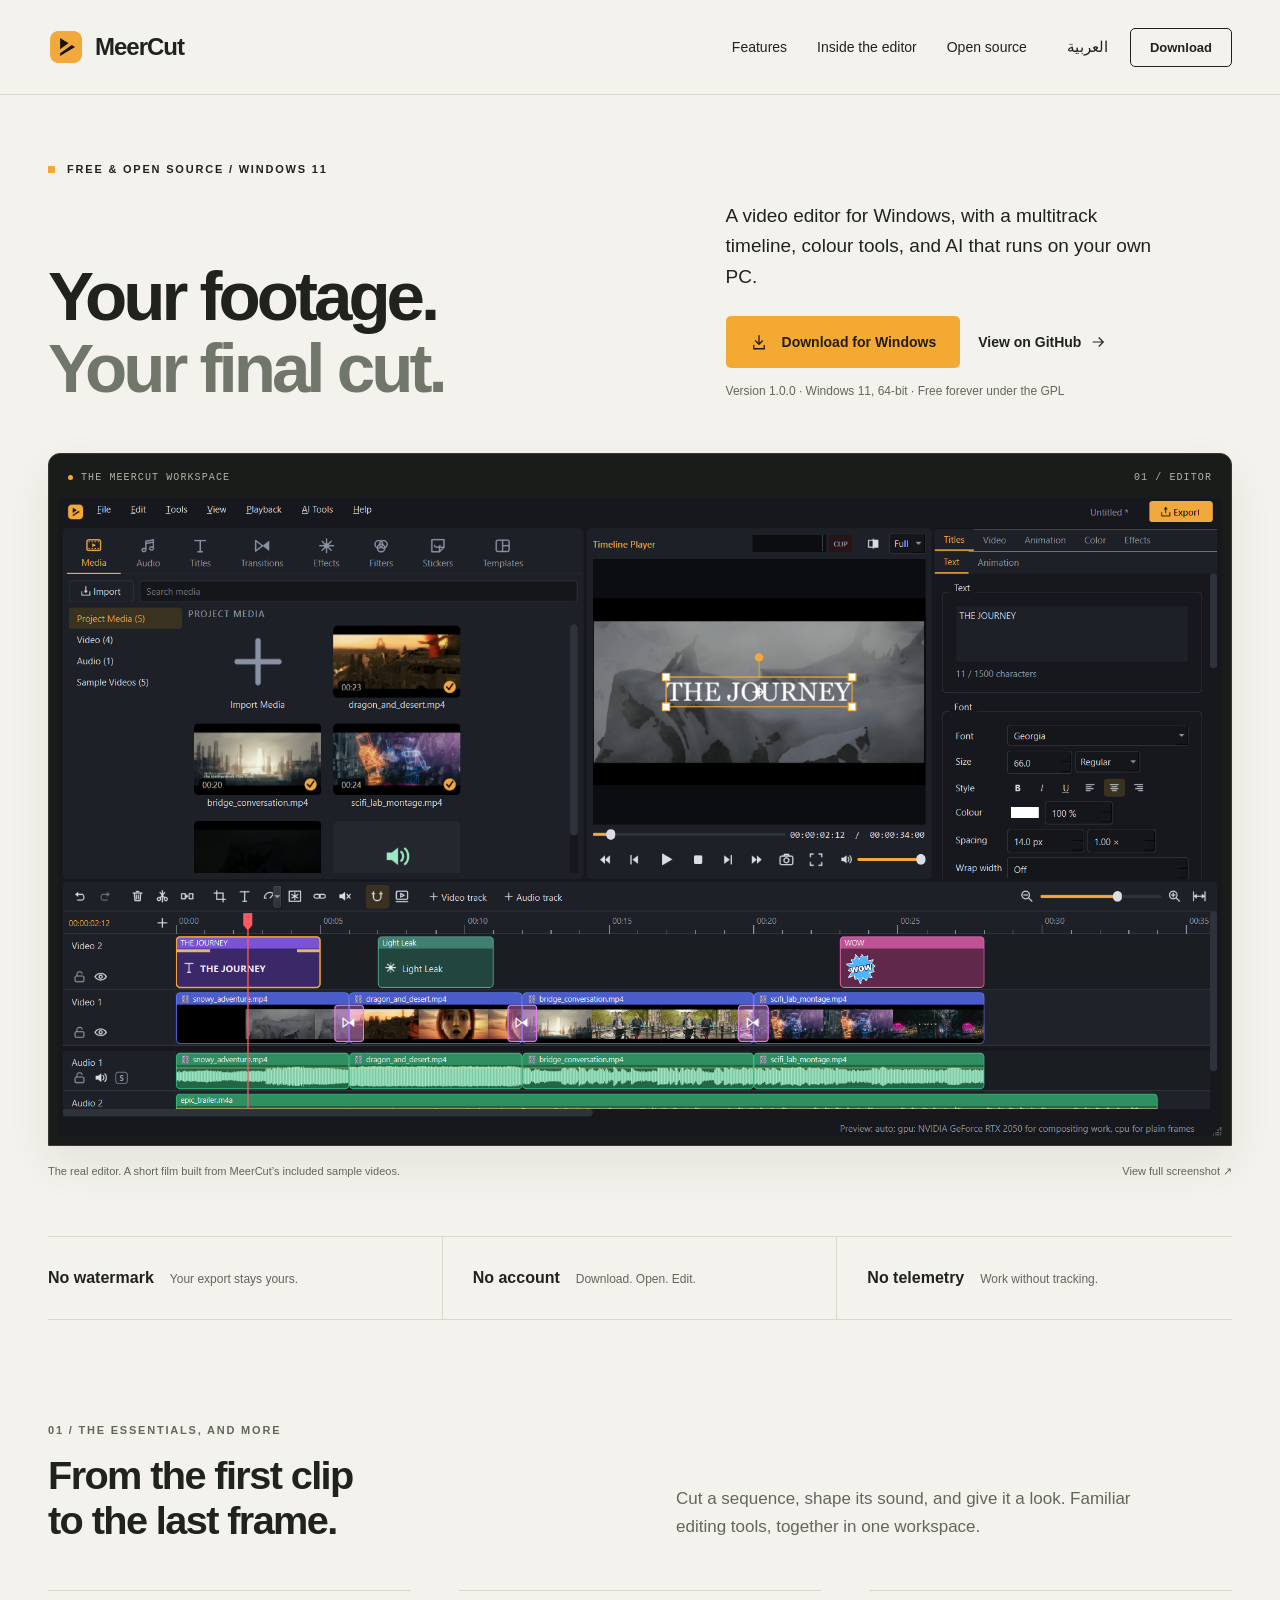
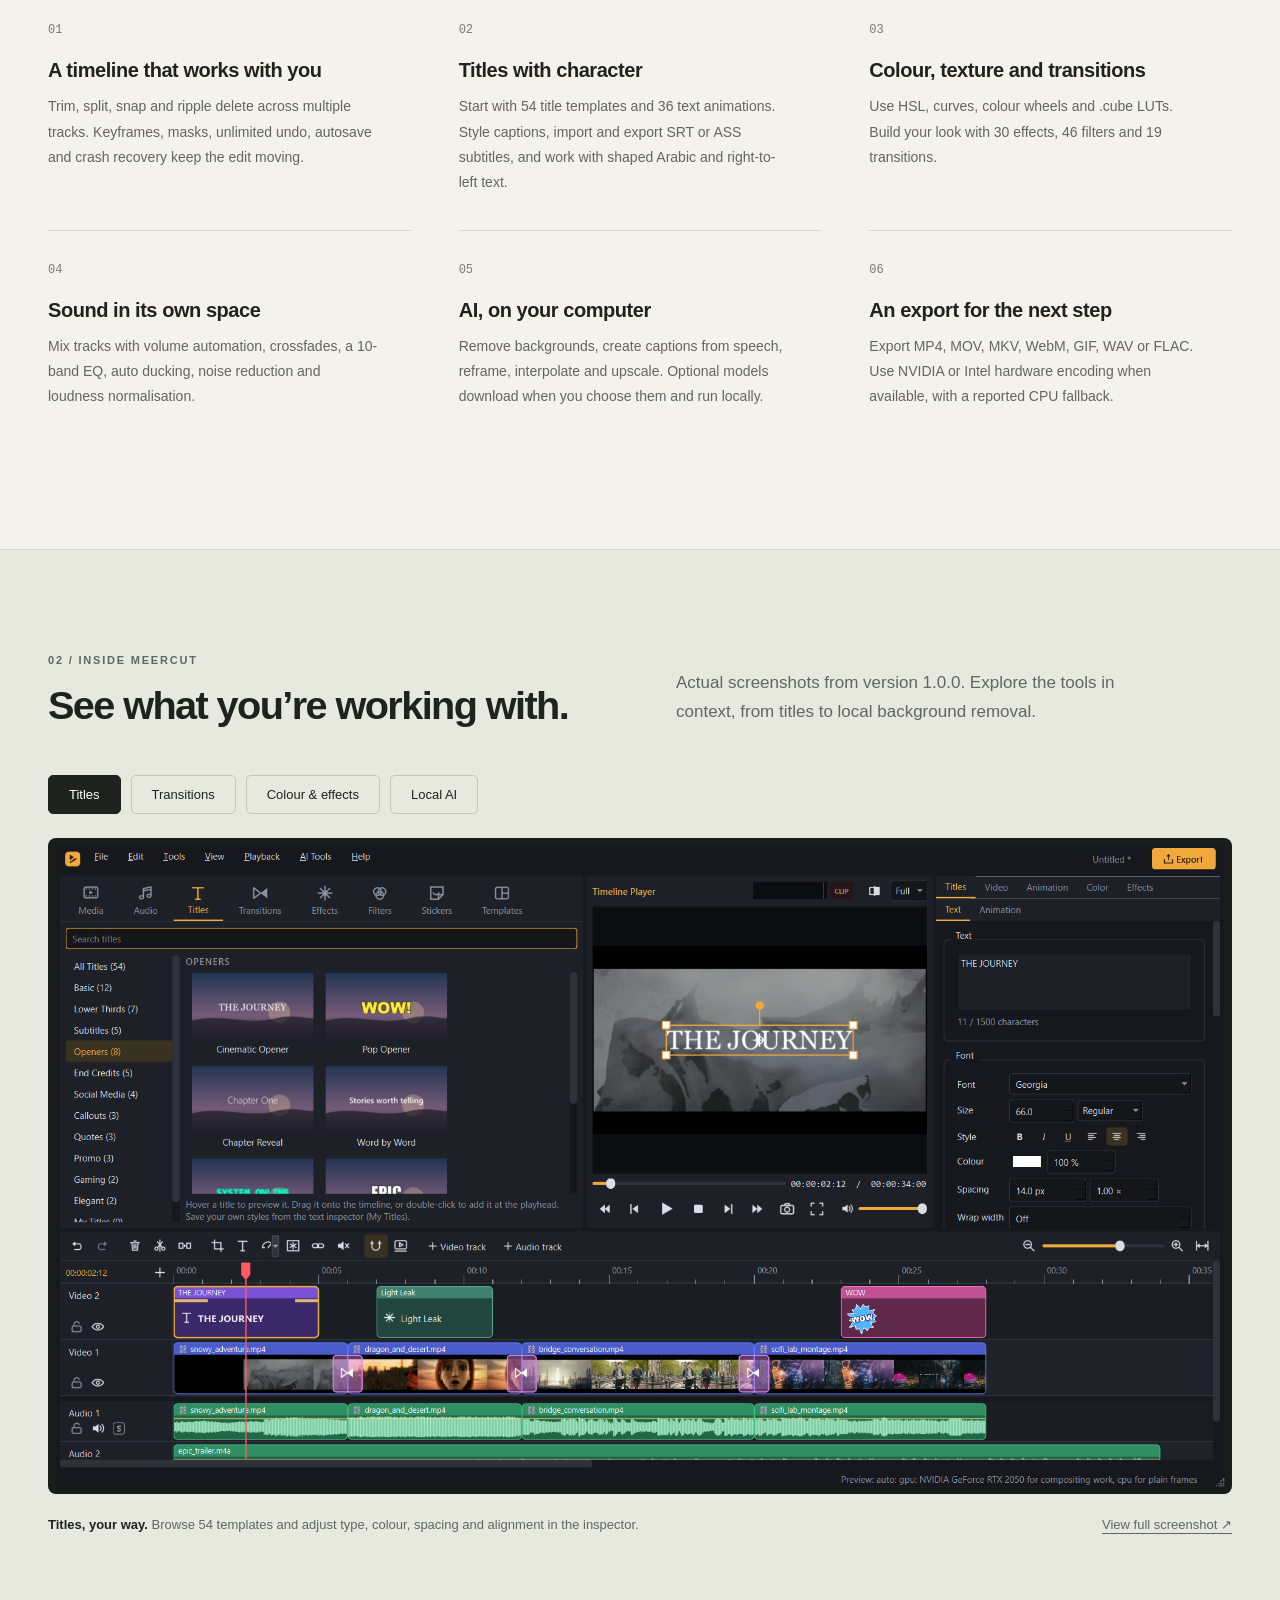
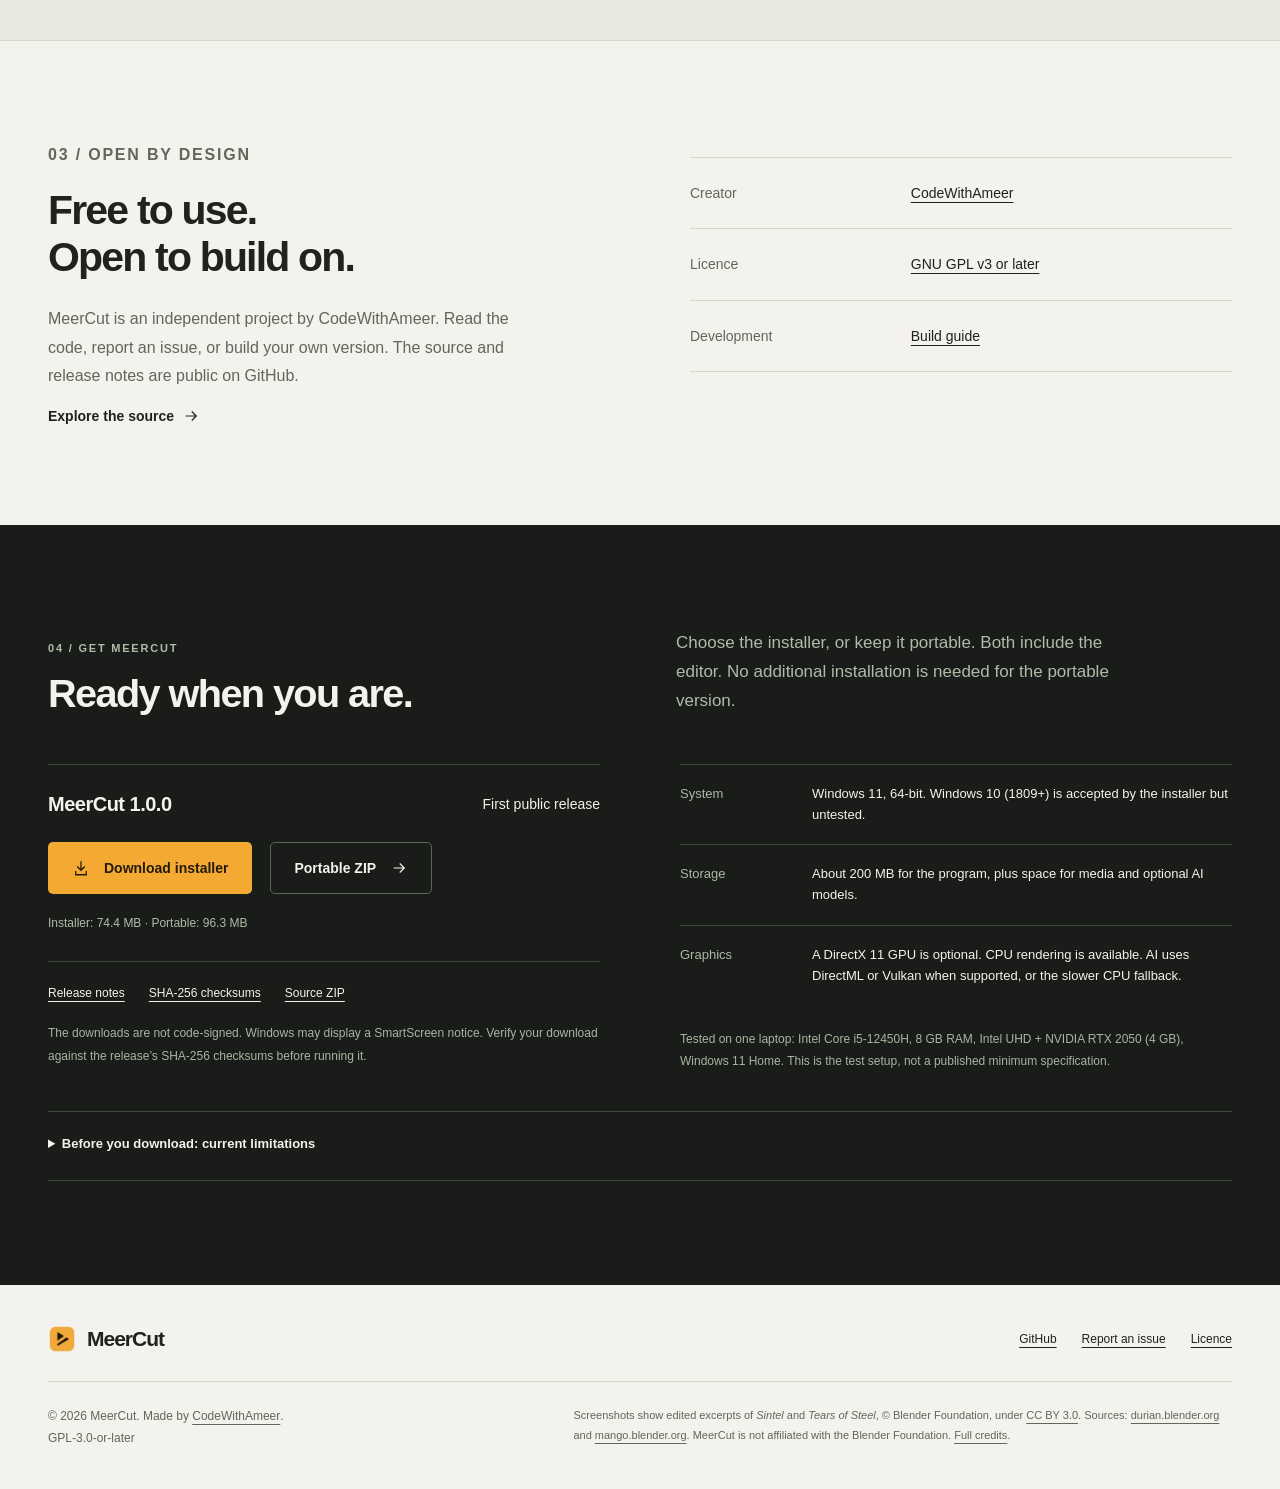
<file: docs/index.html>
<!doctype html>
<html lang="en" dir="ltr">
<head>
<meta charset="utf-8"><meta name="viewport" content="width=device-width,initial-scale=1">
<title>MeerCut — Free, open-source video editor for Windows</title><meta name="description" content="Edit video on your own terms. MeerCut is a free, open-source Windows video editor with multitrack editing, titles, colour tools and local AI. Made by CodeWithAmeer.">
<meta name="theme-color" content="#f4f2ec"><link rel="icon" type="image/png" href="./images/meercut-icon.png">
<link rel="canonical" href="https://codewithameer.github.io/MeerCut/"><link rel="alternate" hreflang="en" href="https://codewithameer.github.io/MeerCut/"><link rel="alternate" hreflang="ar" href="https://codewithameer.github.io/MeerCut/ar/"><link rel="alternate" hreflang="x-default" href="https://codewithameer.github.io/MeerCut/">
<meta property="og:type" content="website"><meta property="og:title" content="MeerCut — Free, open-source video editor for Windows"><meta property="og:description" content="Edit video on your own terms. MeerCut is a free, open-source Windows video editor with multitrack editing, titles, colour tools and local AI. Made by CodeWithAmeer."><meta property="og:url" content="https://codewithameer.github.io/MeerCut/"><meta property="og:image" content="https://codewithameer.github.io/MeerCut/screenshots/readme_01_editor.png"><meta property="og:locale" content="en_US"><meta name="twitter:card" content="summary_large_image">
<link rel="stylesheet" href="./assets/site.css"><script src="./assets/site.js" defer></script><script type="application/ld+json">{"@context": "https://schema.org", "@type": "SoftwareApplication", "name": "MeerCut", "operatingSystem": "Windows 11 (64-bit)", "applicationCategory": "MultimediaApplication", "softwareVersion": "1.0.0", "license": "https://github.com/CodeWithAmeer/MeerCut/blob/v1.0.0/LICENSE", "offers": {"@type": "Offer", "price": "0", "priceCurrency": "USD"}, "author": {"@type": "Person", "name": "CodeWithAmeer", "url": "https://github.com/CodeWithAmeer"}}</script>
</head>
<body>
<a class="skip" href="#main">Skip to content</a>
<header class="header"><nav class="nav wrap" aria-label="Main navigation"><a class="brand" href="./" aria-label="MeerCut"><img src="./images/meercut-icon.png" width="256" height="256" alt=""><span>MeerCut</span></a><div class="nav-links"><a href="#features">Features</a><a href="#inside">Inside the editor</a><a href="#open-source">Open source</a></div><div class="nav-actions"><a class="language" href="./ar/" lang="ar" hreflang="ar" dir="rtl">العربية</a><a class="nav-download" href="#download">Download</a></div></nav></header>
<main id="main">
<section class="hero wrap" aria-labelledby="hero-title"><div class="eyebrow">Free & open source / Windows 11</div><div class="hero-intro"><h1 id="hero-title">Your footage.<br><span>Your final cut.</span></h1><div class="hero-copy"><p>A video editor for Windows, with a multitrack timeline, colour tools, and AI that runs on your own PC.</p><div class="actions"><a class="button button-primary" href="https://github.com/CodeWithAmeer/MeerCut/releases/download/v1.0.0/MeerCut-1.0.0-win64-setup.exe"><svg class="icon" aria-hidden="true" viewBox="0 0 24 24" fill="none" stroke="currentColor" stroke-width="1.7"><path d="M12 3v12m-5-5 5 5 5-5M5 16v5h14v-5"/></svg>Download for Windows</a><a class="text-link" href="https://github.com/CodeWithAmeer/MeerCut">View on GitHub<svg class="icon arrow" aria-hidden="true" viewBox="0 0 24 24" fill="none" stroke="currentColor" stroke-width="1.6"><path d="M5 12h14m-6-6 6 6-6 6"/></svg></a></div><div class="micro">Version 1.0.0 · Windows 11, 64-bit · Free forever under the GPL</div></div></div>
<figure class="editor-frame"><div class="frame-bar" aria-hidden="true"><span>THE MEERCUT WORKSPACE</span><span>01 / EDITOR</span></div><a class="editor-link" href="./screenshots/readme_01_editor.png" aria-label="View full screenshot"><img src="./screenshots/readme_01_editor.png" width="1924" height="1055" alt="MeerCut editor showing a multitrack video project with titles, transitions, an effect, a sticker and audio waveforms." fetchpriority="high"></a></figure>
<div class="hero-caption"><span>The real editor. A short film built from MeerCut’s included sample videos.</span><a href="./screenshots/readme_01_editor.png">View full screenshot ↗</a></div><div class="principles"><div><b>No watermark</b><span>Your export stays yours.</span></div><div><b>No account</b><span>Download. Open. Edit.</span></div><div><b>No telemetry</b><span>Work without tracking.</span></div></div></section>
<section class="section wrap" id="features" aria-labelledby="features-title"><div class="section-head"><div><p class="kicker">01 / The essentials, and more</p><h2 id="features-title">From the first clip<br>to the last frame.</h2></div><p>Cut a sequence, shape its sound, and give it a look. Familiar editing tools, together in one workspace.</p></div><div class="feature-grid"><article class="feature"><span class="number" aria-hidden="true">01</span><h3>A timeline that works with you</h3><p>Trim, split, snap and ripple delete across multiple tracks. Keyframes, masks, unlimited undo, autosave and crash recovery keep the edit moving.</p></article><article class="feature"><span class="number" aria-hidden="true">02</span><h3>Titles with character</h3><p>Start with 54 title templates and 36 text animations. Style captions, import and export SRT or ASS subtitles, and work with shaped Arabic and right-to-left text.</p></article><article class="feature"><span class="number" aria-hidden="true">03</span><h3>Colour, texture and transitions</h3><p>Use HSL, curves, colour wheels and .cube LUTs. Build your look with 30 effects, 46 filters and 19 transitions.</p></article><article class="feature"><span class="number" aria-hidden="true">04</span><h3>Sound in its own space</h3><p>Mix tracks with volume automation, crossfades, a 10-band EQ, auto ducking, noise reduction and loudness normalisation.</p></article><article class="feature"><span class="number" aria-hidden="true">05</span><h3>AI, on your computer</h3><p>Remove backgrounds, create captions from speech, reframe, interpolate and upscale. Optional models download when you choose them and run locally.</p></article><article class="feature"><span class="number" aria-hidden="true">06</span><h3>An export for the next step</h3><p>Export MP4, MOV, MKV, WebM, GIF, WAV or FLAC. Use NVIDIA or Intel hardware encoding when available, with a reported CPU fallback.</p></article></div></section>
<section class="section explore" id="inside" aria-labelledby="inside-title"><div class="wrap"><div class="section-head"><div><p class="kicker">02 / Inside MeerCut</p><h2 id="inside-title">See what you’re working with.</h2></div><p>Actual screenshots from version 1.0.0. Explore the tools in context, from titles to local background removal.</p></div><nav class="gallery-tabs" aria-label="Choose a screenshot"><a data-gallery href="#titles" aria-controls="titles">Titles</a><a data-gallery href="#transitions" aria-controls="transitions">Transitions</a><a data-gallery href="#colour" aria-controls="colour">Colour & effects</a><a data-gallery href="#ai" aria-controls="ai">Local AI</a></nav><figure class="gallery-panel" id="titles"><a class="gallery-image" href="./screenshots/readme_02_titles.png" aria-label="View full screenshot: Titles"><img src="./screenshots/readme_02_titles.png" alt="MeerCut title template browser and text inspector, with The Journey title selected on a multitrack timeline." width="1924" height="1055" loading="lazy" decoding="async"></a><figcaption><span><strong>Titles, your way.</strong> Browse 54 templates and adjust type, colour, spacing and alignment in the inspector.</span><a href="./screenshots/readme_02_titles.png">View full screenshot ↗</a></figcaption></figure><figure class="gallery-panel" id="transitions"><a class="gallery-image" href="./screenshots/readme_03_transitions.png" aria-label="View full screenshot: Transitions"><img src="./screenshots/readme_03_transitions.png" alt="MeerCut transition library with a Circle Open transition between two clips and its controls." width="1924" height="1055" loading="lazy" decoding="async"></a><figcaption><span><strong>Make the cut flow.</strong> Choose from 19 transitions and control their duration, position and direction.</span><a href="./screenshots/readme_03_transitions.png">View full screenshot ↗</a></figcaption></figure><figure class="gallery-panel" id="colour"><a class="gallery-image" href="./screenshots/readme_05_filters.png" aria-label="View full screenshot: Colour & effects"><img src="./screenshots/readme_05_filters.png" alt="MeerCut filters panel applying a golden-hour look to a dragon scene." width="1924" height="1055" loading="lazy" decoding="async"></a><figcaption><span><strong>Find the right look.</strong> Apply a colour preset, then refine the image with MeerCut’s colour tools.</span><a href="./screenshots/readme_05_filters.png">View full screenshot ↗</a></figcaption></figure><figure class="gallery-panel" id="ai"><a class="gallery-image" href="./screenshots/readme_08_background_removal.png" aria-label="View full screenshot: Local AI"><img src="./screenshots/readme_08_background_removal.png" alt="MeerCut AI background removal showing two people composited over another clip." width="1924" height="1055" loading="lazy" decoding="async"></a><figcaption><span><strong>A different background.</strong> Separate people from their background using local Robust Video Matting. Models are optional downloads.</span><a href="./screenshots/readme_08_background_removal.png">View full screenshot ↗</a></figcaption></figure></div></section>
<section class="open-section wrap" id="open-source" aria-labelledby="open-title"><div><p class="kicker">03 / Open by design</p><h2 id="open-title">Free to use.<br>Open to build on.</h2><p>MeerCut is an independent project by CodeWithAmeer. Read the code, report an issue, or build your own version. The source and release notes are public on GitHub.</p><a class="text-link" href="https://github.com/CodeWithAmeer/MeerCut">Explore the source<svg class="icon arrow" aria-hidden="true" viewBox="0 0 24 24" fill="none" stroke="currentColor" stroke-width="1.6"><path d="M5 12h14m-6-6 6 6-6 6"/></svg></a></div><dl class="open-facts"><div><dt>Creator</dt><dd><a href="https://github.com/CodeWithAmeer"><bdi>CodeWithAmeer</bdi></a></dd></div><div><dt>Licence</dt><dd><a href="https://github.com/CodeWithAmeer/MeerCut/blob/v1.0.0/LICENSE">GNU GPL v3 or later</a></dd></div><div><dt>Development</dt><dd><a href="https://github.com/CodeWithAmeer/MeerCut/blob/v1.0.0/BUILD.md">Build guide</a></dd></div></dl></section>
<section class="section download" id="download" aria-labelledby="download-title"><div class="wrap"><div class="section-head"><div><p class="kicker">04 / Get MeerCut</p><h2 id="download-title">Ready when you are.</h2></div><p>Choose the installer, or keep it portable. Both include the editor. No additional installation is needed for the portable version.</p></div><div class="download-grid"><div><div class="package"><div class="release"><b dir="ltr">MeerCut 1.0.0</b><span>First public release</span></div><div class="actions"><a class="button button-primary" href="https://github.com/CodeWithAmeer/MeerCut/releases/download/v1.0.0/MeerCut-1.0.0-win64-setup.exe"><svg class="icon" aria-hidden="true" viewBox="0 0 24 24" fill="none" stroke="currentColor" stroke-width="1.7"><path d="M12 3v12m-5-5 5 5 5-5M5 16v5h14v-5"/></svg>Download installer</a><a class="button button-secondary" href="https://github.com/CodeWithAmeer/MeerCut/releases/download/v1.0.0/MeerCut-1.0.0-win64-portable.zip">Portable ZIP<svg class="icon arrow" aria-hidden="true" viewBox="0 0 24 24" fill="none" stroke="currentColor" stroke-width="1.6"><path d="M5 12h14m-6-6 6 6-6 6"/></svg></a></div><p class="micro">Installer: 74.4 MB · Portable: 96.3 MB</p></div><div class="download-links"><a href="https://github.com/CodeWithAmeer/MeerCut/releases/tag/v1.0.0">Release notes</a><a href="https://github.com/CodeWithAmeer/MeerCut/releases/download/v1.0.0/SHA256SUMS.txt">SHA-256 checksums</a><a href="https://github.com/CodeWithAmeer/MeerCut/releases/download/v1.0.0/MeerCut-1.0.0-source.zip">Source ZIP</a></div><p class="download-note">The downloads are not code-signed. Windows may display a SmartScreen notice. Verify your download against the release’s SHA-256 checksums before running it.</p></div><div><dl class="requirements"><div><dt>System</dt><dd>Windows 11, 64-bit. Windows 10 (1809+) is accepted by the installer but untested.</dd></div><div><dt>Storage</dt><dd>About 200 MB for the program, plus space for media and optional AI models.</dd></div><div><dt>Graphics</dt><dd>A DirectX 11 GPU is optional. CPU rendering is available. AI uses DirectML or Vulkan when supported, or the slower CPU fallback.</dd></div></dl><p class="download-note">Tested on one laptop: Intel Core i5-12450H, 8 GB RAM, Intel UHD + NVIDIA RTX 2050 (4 GB), Windows 11 Home. This is the test setup, not a published minimum specification.</p></div></div><details><summary>Before you download: current limitations</summary><p>Version 1.0.0 has no macOS or Linux build, no HDR or alpha-channel video export, and no AMD AMF encoder. It has not been tested on a clean Windows installation or other hardware. AI upscaling can be slow, and model licences vary; the commercial-use status of some weights is unclear.</p><div class="download-links"><a href="https://github.com/CodeWithAmeer/MeerCut#known-limitations">Read all known limitations</a><a href="https://github.com/CodeWithAmeer/MeerCut/blob/v1.0.0/AI_MODELS.md">AI model details and licences</a></div></details></div></section>
</main>
<footer class="footer wrap"><div class="footer-top"><a class="brand" href="./" aria-label="MeerCut"><img src="./images/meercut-icon.png" width="256" height="256" alt=""><span>MeerCut</span></a><div class="footer-links"><a href="https://github.com/CodeWithAmeer/MeerCut">GitHub</a><a href="https://github.com/CodeWithAmeer/MeerCut/issues">Report an issue</a><a href="https://github.com/CodeWithAmeer/MeerCut/blob/v1.0.0/LICENSE">Licence</a></div></div><div class="footer-bottom"><p class="copyright">© 2026 MeerCut. Made by <a href="https://github.com/CodeWithAmeer"><bdi>CodeWithAmeer</bdi></a>.<br><span dir="ltr">GPL-3.0-or-later</span></p><p>Screenshots show edited excerpts of <i>Sintel</i> and <i>Tears of Steel</i>, © Blender Foundation, under <a href="https://creativecommons.org/licenses/by/3.0/">CC BY 3.0</a>. Sources: <a href="https://durian.blender.org/">durian.blender.org</a> and <a href="https://mango.blender.org/">mango.blender.org</a>. MeerCut is not affiliated with the Blender Foundation. <a href="https://github.com/CodeWithAmeer/MeerCut/blob/v1.0.0/CREDITS.md">Full credits</a>.</p></div></footer>
</body></html>
</file>
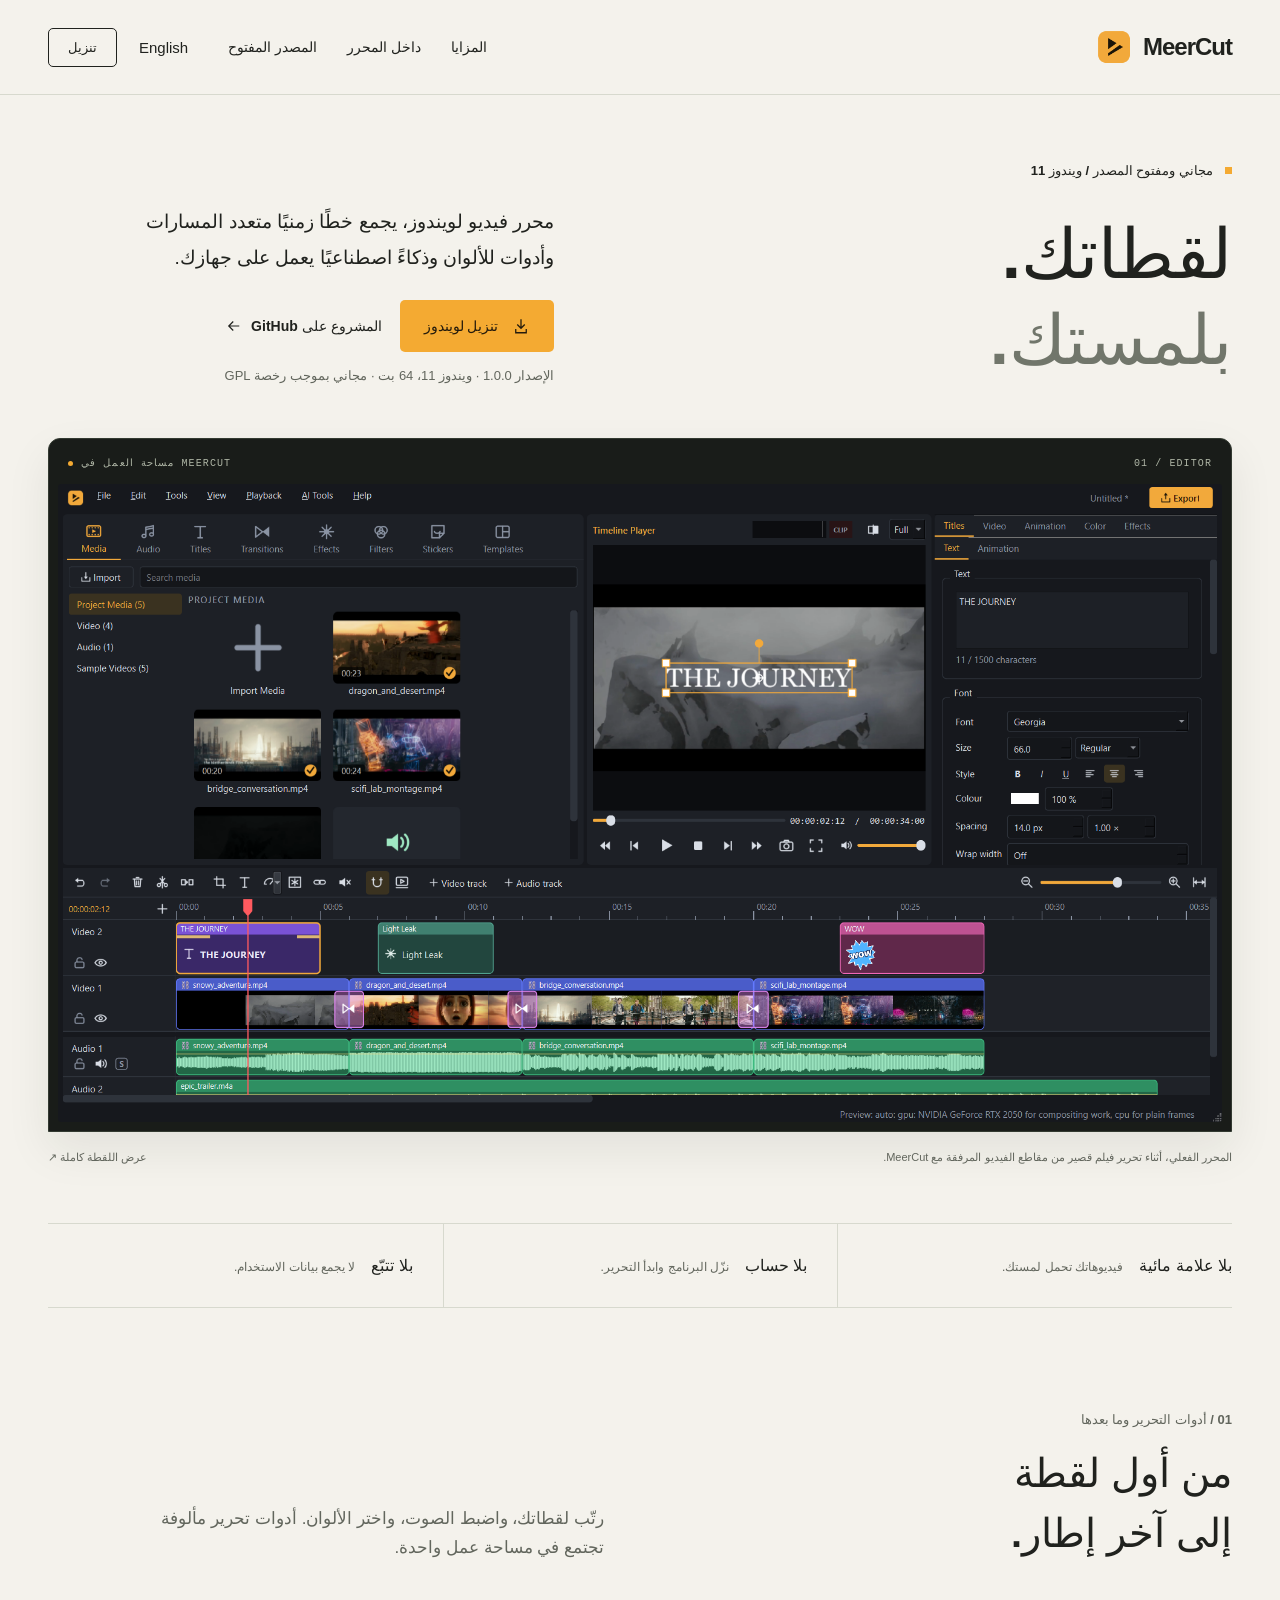
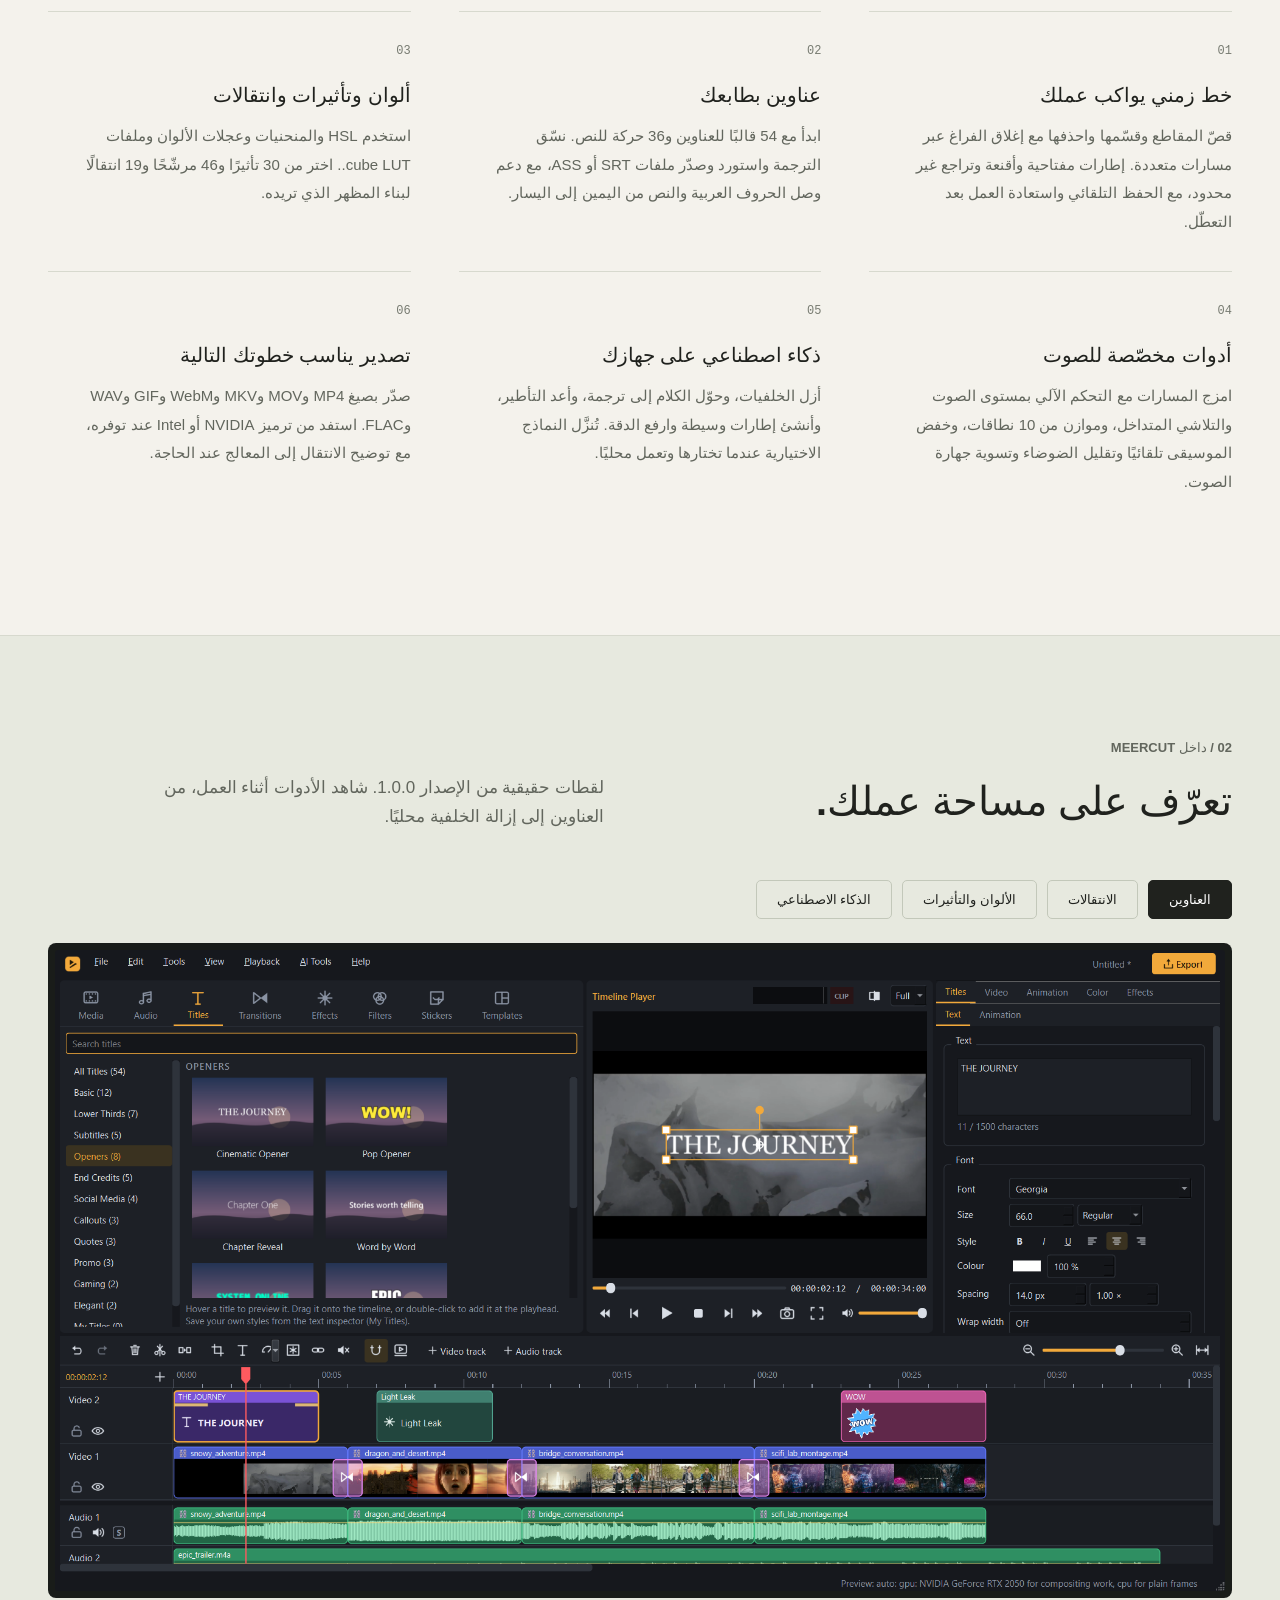
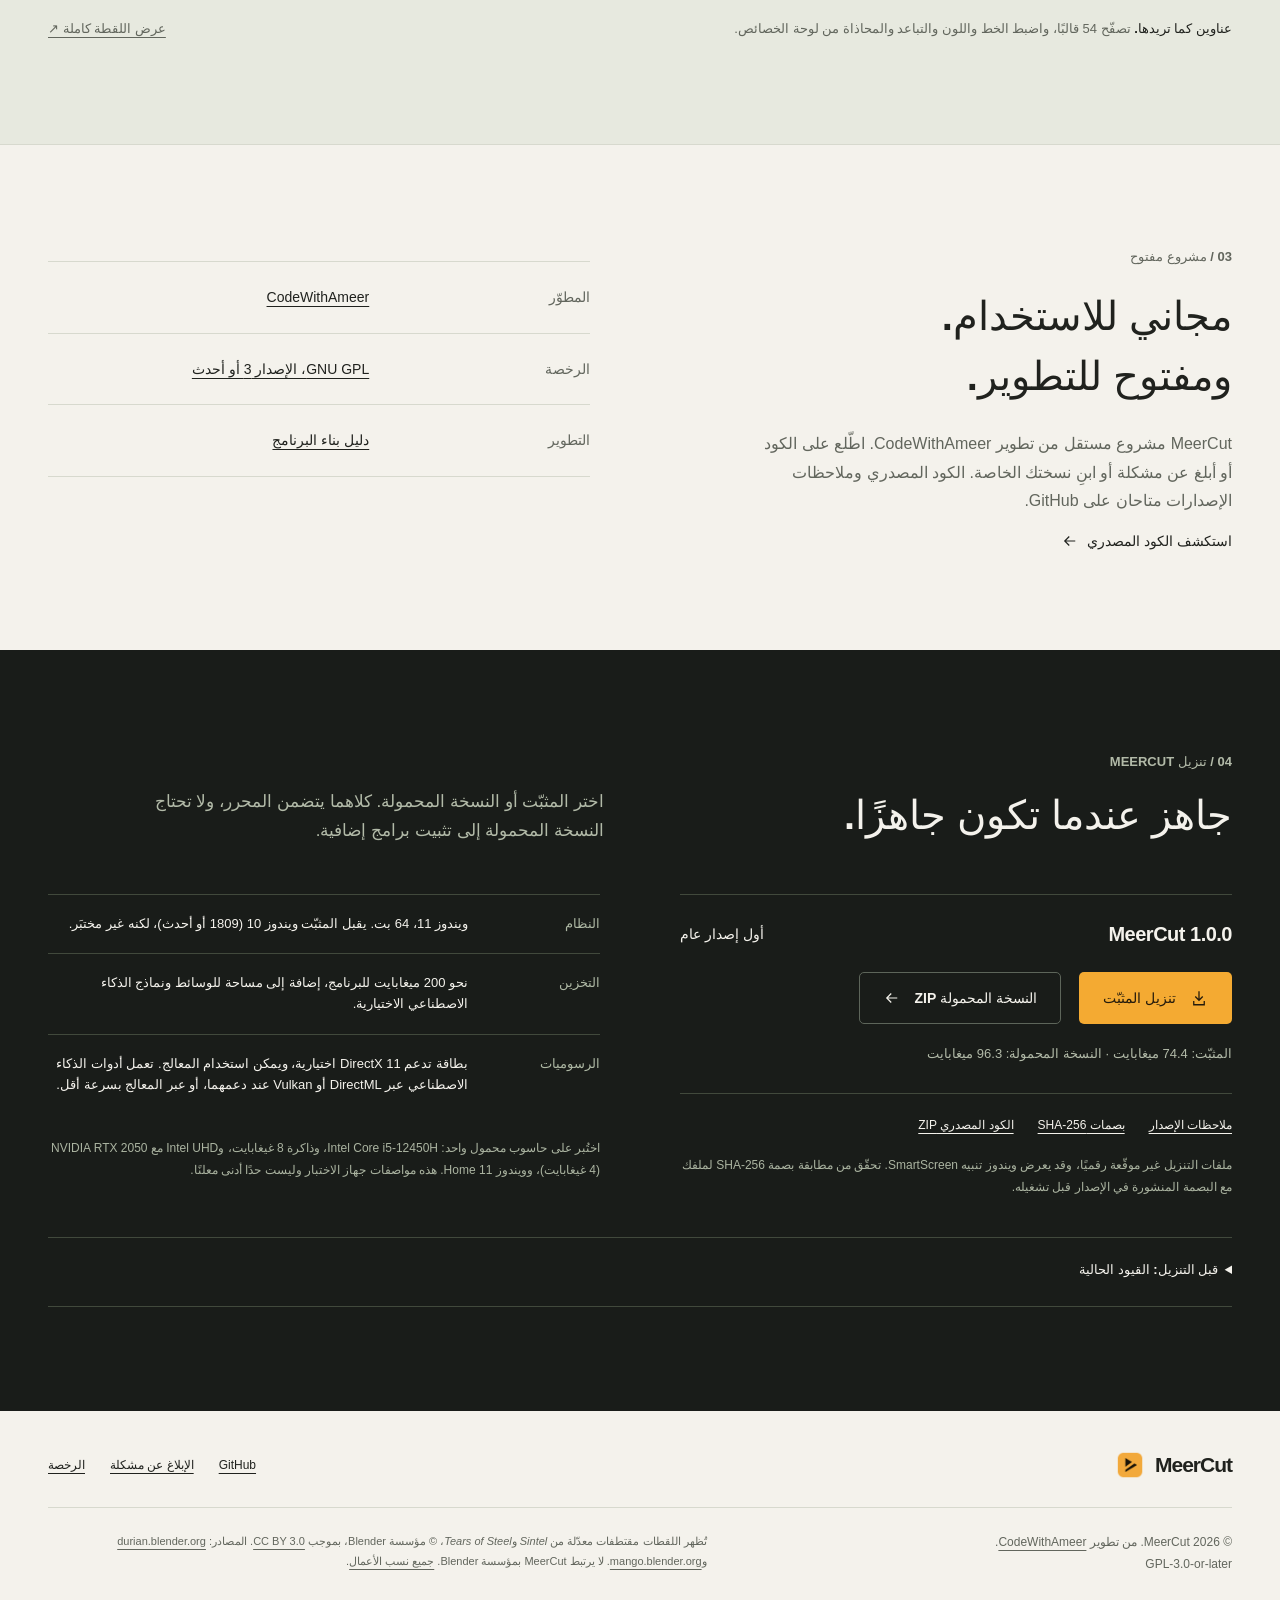
<file: docs/ar/index.html>
<!doctype html>
<html lang="ar" dir="rtl">
<head>
<meta charset="utf-8"><meta name="viewport" content="width=device-width,initial-scale=1">
<title>MeerCut — محرر فيديو مجاني ومفتوح المصدر لويندوز</title><meta name="description" content="حرّر فيديوهاتك مع MeerCut، محرر فيديو مجاني ومفتوح المصدر لويندوز، مع مسارات متعددة وعناوين وأدوات ألوان وذكاء اصطناعي يعمل محليًا. من تطوير CodeWithAmeer.">
<meta name="theme-color" content="#f4f2ec"><link rel="icon" type="image/png" href="../images/meercut-icon.png">
<link rel="canonical" href="https://codewithameer.github.io/MeerCut/ar/"><link rel="alternate" hreflang="en" href="https://codewithameer.github.io/MeerCut/"><link rel="alternate" hreflang="ar" href="https://codewithameer.github.io/MeerCut/ar/"><link rel="alternate" hreflang="x-default" href="https://codewithameer.github.io/MeerCut/">
<meta property="og:type" content="website"><meta property="og:title" content="MeerCut — محرر فيديو مجاني ومفتوح المصدر لويندوز"><meta property="og:description" content="حرّر فيديوهاتك مع MeerCut، محرر فيديو مجاني ومفتوح المصدر لويندوز، مع مسارات متعددة وعناوين وأدوات ألوان وذكاء اصطناعي يعمل محليًا. من تطوير CodeWithAmeer."><meta property="og:url" content="https://codewithameer.github.io/MeerCut/ar/"><meta property="og:image" content="https://codewithameer.github.io/MeerCut/screenshots/readme_01_editor.png"><meta property="og:locale" content="ar_AR"><meta name="twitter:card" content="summary_large_image">
<link rel="stylesheet" href="../assets/site.css"><script src="../assets/site.js" defer></script><script type="application/ld+json">{"@context": "https://schema.org", "@type": "SoftwareApplication", "name": "MeerCut", "operatingSystem": "Windows 11 (64-bit)", "applicationCategory": "MultimediaApplication", "softwareVersion": "1.0.0", "license": "https://github.com/CodeWithAmeer/MeerCut/blob/v1.0.0/LICENSE", "offers": {"@type": "Offer", "price": "0", "priceCurrency": "USD"}, "author": {"@type": "Person", "name": "CodeWithAmeer", "url": "https://github.com/CodeWithAmeer"}}</script>
</head>
<body>
<a class="skip" href="#main">انتقل إلى المحتوى</a>
<header class="header"><nav class="nav wrap" aria-label="التنقل الرئيسي"><a class="brand" href="./" aria-label="MeerCut"><img src="../images/meercut-icon.png" width="256" height="256" alt=""><span>MeerCut</span></a><div class="nav-links"><a href="#features">المزايا</a><a href="#inside">داخل المحرر</a><a href="#open-source">المصدر المفتوح</a></div><div class="nav-actions"><a class="language" href="../" lang="en" hreflang="en" dir="ltr">English</a><a class="nav-download" href="#download">تنزيل</a></div></nav></header>
<main id="main">
<section class="hero wrap" aria-labelledby="hero-title"><div class="eyebrow">مجاني ومفتوح المصدر / ويندوز 11</div><div class="hero-intro"><h1 id="hero-title">لقطاتك.<br><span>بلمستك.</span></h1><div class="hero-copy"><p>محرر فيديو لويندوز، يجمع خطًا زمنيًا متعدد المسارات وأدوات للألوان وذكاءً اصطناعيًا يعمل على جهازك.</p><div class="actions"><a class="button button-primary" href="https://github.com/CodeWithAmeer/MeerCut/releases/download/v1.0.0/MeerCut-1.0.0-win64-setup.exe"><svg class="icon" aria-hidden="true" viewBox="0 0 24 24" fill="none" stroke="currentColor" stroke-width="1.7"><path d="M12 3v12m-5-5 5 5 5-5M5 16v5h14v-5"/></svg>تنزيل لويندوز</a><a class="text-link" href="https://github.com/CodeWithAmeer/MeerCut">المشروع على GitHub<svg class="icon arrow" aria-hidden="true" viewBox="0 0 24 24" fill="none" stroke="currentColor" stroke-width="1.6"><path d="M5 12h14m-6-6 6 6-6 6"/></svg></a></div><div class="micro">الإصدار 1.0.0 · ويندوز 11، ‏64 بت · مجاني بموجب رخصة GPL</div></div></div>
<figure class="editor-frame"><div class="frame-bar" aria-hidden="true"><span>مساحة العمل في MEERCUT</span><span>01 / EDITOR</span></div><a class="editor-link" href="../screenshots/readme_01_editor.png" aria-label="عرض اللقطة كاملة"><img src="../screenshots/readme_01_editor.png" width="1924" height="1055" alt="محرر MeerCut يعرض مشروع فيديو متعدد المسارات مع عناوين وانتقالات وتأثير وملصق وموجات صوتية." fetchpriority="high"></a></figure>
<div class="hero-caption"><span>المحرر الفعلي، أثناء تحرير فيلم قصير من مقاطع الفيديو المرفقة مع MeerCut.</span><a href="../screenshots/readme_01_editor.png">عرض اللقطة كاملة ↗</a></div><div class="principles"><div><b>بلا علامة مائية</b><span>فيديوهاتك تحمل لمستك.</span></div><div><b>بلا حساب</b><span>نزّل البرنامج وابدأ التحرير.</span></div><div><b>بلا تتبّع</b><span>لا يجمع بيانات الاستخدام.</span></div></div></section>
<section class="section wrap" id="features" aria-labelledby="features-title"><div class="section-head"><div><p class="kicker">01 / أدوات التحرير وما بعدها</p><h2 id="features-title">من أول لقطة<br>إلى آخر إطار.</h2></div><p>رتّب لقطاتك، واضبط الصوت، واختر الألوان. أدوات تحرير مألوفة تجتمع في مساحة عمل واحدة.</p></div><div class="feature-grid"><article class="feature"><span class="number" aria-hidden="true">01</span><h3>خط زمني يواكب عملك</h3><p>قصّ المقاطع وقسّمها واحذفها مع إغلاق الفراغ عبر مسارات متعددة. إطارات مفتاحية وأقنعة وتراجع غير محدود، مع الحفظ التلقائي واستعادة العمل بعد التعطّل.</p></article><article class="feature"><span class="number" aria-hidden="true">02</span><h3>عناوين بطابعك</h3><p>ابدأ مع 54 قالبًا للعناوين و36 حركة للنص. نسّق الترجمة واستورد وصدّر ملفات SRT أو ASS، مع دعم وصل الحروف العربية والنص من اليمين إلى اليسار.</p></article><article class="feature"><span class="number" aria-hidden="true">03</span><h3>ألوان وتأثيرات وانتقالات</h3><p>استخدم HSL والمنحنيات وعجلات الألوان وملفات ‎.cube LUT. اختر من 30 تأثيرًا و46 مرشّحًا و19 انتقالًا لبناء المظهر الذي تريده.</p></article><article class="feature"><span class="number" aria-hidden="true">04</span><h3>أدوات مخصّصة للصوت</h3><p>امزج المسارات مع التحكم الآلي بمستوى الصوت والتلاشي المتداخل، وموازن من 10 نطاقات، وخفض الموسيقى تلقائيًا وتقليل الضوضاء وتسوية جهارة الصوت.</p></article><article class="feature"><span class="number" aria-hidden="true">05</span><h3>ذكاء اصطناعي على جهازك</h3><p>أزل الخلفيات، وحوّل الكلام إلى ترجمة، وأعد التأطير، وأنشئ إطارات وسيطة وارفع الدقة. تُنزَّل النماذج الاختيارية عندما تختارها وتعمل محليًا.</p></article><article class="feature"><span class="number" aria-hidden="true">06</span><h3>تصدير يناسب خطوتك التالية</h3><p>صدّر بصيغ MP4 وMOV وMKV وWebM وGIF وWAV وFLAC. استفد من ترميز NVIDIA أو Intel عند توفره، مع توضيح الانتقال إلى المعالج عند الحاجة.</p></article></div></section>
<section class="section explore" id="inside" aria-labelledby="inside-title"><div class="wrap"><div class="section-head"><div><p class="kicker">02 / داخل MeerCut</p><h2 id="inside-title">تعرّف على مساحة عملك.</h2></div><p>لقطات حقيقية من الإصدار 1.0.0. شاهد الأدوات أثناء العمل، من العناوين إلى إزالة الخلفية محليًا.</p></div><nav class="gallery-tabs" aria-label="اختر لقطة شاشة"><a data-gallery href="#titles" aria-controls="titles">العناوين</a><a data-gallery href="#transitions" aria-controls="transitions">الانتقالات</a><a data-gallery href="#colour" aria-controls="colour">الألوان والتأثيرات</a><a data-gallery href="#ai" aria-controls="ai">الذكاء الاصطناعي</a></nav><figure class="gallery-panel" id="titles"><a class="gallery-image" href="../screenshots/readme_02_titles.png" aria-label="عرض اللقطة كاملة: العناوين"><img src="../screenshots/readme_02_titles.png" alt="محرر MeerCut يعرض قوالب العناوين ولوحة خصائص النص، مع تحديد عنوان The Journey على خط زمني متعدد المسارات." width="1924" height="1055" loading="lazy" decoding="async"></a><figcaption><span><strong>عناوين كما تريدها.</strong> تصفّح 54 قالبًا، واضبط الخط واللون والتباعد والمحاذاة من لوحة الخصائص.</span><a href="../screenshots/readme_02_titles.png">عرض اللقطة كاملة ↗</a></figcaption></figure><figure class="gallery-panel" id="transitions"><a class="gallery-image" href="../screenshots/readme_03_transitions.png" aria-label="عرض اللقطة كاملة: الانتقالات"><img src="../screenshots/readme_03_transitions.png" alt="مكتبة الانتقالات في MeerCut مع انتقال دائري بين مقطعين وإعداداته." width="1924" height="1055" loading="lazy" decoding="async"></a><figcaption><span><strong>انتقل بسلاسة بين لقطاتك.</strong> اختر من 19 انتقالًا واضبط المدة والموضع والاتجاه.</span><a href="../screenshots/readme_03_transitions.png">عرض اللقطة كاملة ↗</a></figcaption></figure><figure class="gallery-panel" id="colour"><a class="gallery-image" href="../screenshots/readme_05_filters.png" aria-label="عرض اللقطة كاملة: الألوان والتأثيرات"><img src="../screenshots/readme_05_filters.png" alt="لوحة المرشحات في MeerCut تطبق مظهر الساعة الذهبية على مشهد التنين." width="1924" height="1055" loading="lazy" decoding="async"></a><figcaption><span><strong>اختر المظهر المناسب.</strong> طبّق إعدادًا لونيًا جاهزًا، ثم حسّن الصورة باستخدام أدوات الألوان في MeerCut.</span><a href="../screenshots/readme_05_filters.png">عرض اللقطة كاملة ↗</a></figcaption></figure><figure class="gallery-panel" id="ai"><a class="gallery-image" href="../screenshots/readme_08_background_removal.png" aria-label="عرض اللقطة كاملة: الذكاء الاصطناعي"><img src="../screenshots/readme_08_background_removal.png" alt="إزالة الخلفية بالذكاء الاصطناعي في MeerCut، مع تركيب شخصين فوق مقطع آخر." width="1924" height="1055" loading="lazy" decoding="async"></a><figcaption><span><strong>خلفية مختلفة.</strong> افصل الأشخاص عن خلفياتهم محليًا باستخدام Robust Video Matting. النماذج تنزيلات اختيارية.</span><a href="../screenshots/readme_08_background_removal.png">عرض اللقطة كاملة ↗</a></figcaption></figure></div></section>
<section class="open-section wrap" id="open-source" aria-labelledby="open-title"><div><p class="kicker">03 / مشروع مفتوح</p><h2 id="open-title">مجاني للاستخدام.<br>ومفتوح للتطوير.</h2><p>MeerCut مشروع مستقل من تطوير CodeWithAmeer. اطّلع على الكود أو أبلغ عن مشكلة أو ابنِ نسختك الخاصة. الكود المصدري وملاحظات الإصدارات متاحان على GitHub.</p><a class="text-link" href="https://github.com/CodeWithAmeer/MeerCut">استكشف الكود المصدري<svg class="icon arrow" aria-hidden="true" viewBox="0 0 24 24" fill="none" stroke="currentColor" stroke-width="1.6"><path d="M5 12h14m-6-6 6 6-6 6"/></svg></a></div><dl class="open-facts"><div><dt>المطوّر</dt><dd><a href="https://github.com/CodeWithAmeer"><bdi>CodeWithAmeer</bdi></a></dd></div><div><dt>الرخصة</dt><dd><a href="https://github.com/CodeWithAmeer/MeerCut/blob/v1.0.0/LICENSE">GNU GPL، الإصدار 3 أو أحدث</a></dd></div><div><dt>التطوير</dt><dd><a href="https://github.com/CodeWithAmeer/MeerCut/blob/v1.0.0/BUILD.md">دليل بناء البرنامج</a></dd></div></dl></section>
<section class="section download" id="download" aria-labelledby="download-title"><div class="wrap"><div class="section-head"><div><p class="kicker">04 / تنزيل MeerCut</p><h2 id="download-title">جاهز عندما تكون جاهزًا.</h2></div><p>اختر المثبّت أو النسخة المحمولة. كلاهما يتضمن المحرر، ولا تحتاج النسخة المحمولة إلى تثبيت برامج إضافية.</p></div><div class="download-grid"><div><div class="package"><div class="release"><b dir="ltr">MeerCut 1.0.0</b><span>أول إصدار عام</span></div><div class="actions"><a class="button button-primary" href="https://github.com/CodeWithAmeer/MeerCut/releases/download/v1.0.0/MeerCut-1.0.0-win64-setup.exe"><svg class="icon" aria-hidden="true" viewBox="0 0 24 24" fill="none" stroke="currentColor" stroke-width="1.7"><path d="M12 3v12m-5-5 5 5 5-5M5 16v5h14v-5"/></svg>تنزيل المثبّت</a><a class="button button-secondary" href="https://github.com/CodeWithAmeer/MeerCut/releases/download/v1.0.0/MeerCut-1.0.0-win64-portable.zip">النسخة المحمولة ZIP<svg class="icon arrow" aria-hidden="true" viewBox="0 0 24 24" fill="none" stroke="currentColor" stroke-width="1.6"><path d="M5 12h14m-6-6 6 6-6 6"/></svg></a></div><p class="micro">المثبّت: 74.4 ميغابايت · النسخة المحمولة: 96.3 ميغابايت</p></div><div class="download-links"><a href="https://github.com/CodeWithAmeer/MeerCut/releases/tag/v1.0.0">ملاحظات الإصدار</a><a href="https://github.com/CodeWithAmeer/MeerCut/releases/download/v1.0.0/SHA256SUMS.txt">بصمات SHA-256</a><a href="https://github.com/CodeWithAmeer/MeerCut/releases/download/v1.0.0/MeerCut-1.0.0-source.zip">الكود المصدري ZIP</a></div><p class="download-note">ملفات التنزيل غير موقّعة رقميًا، وقد يعرض ويندوز تنبيه SmartScreen. تحقّق من مطابقة بصمة SHA-256 لملفك مع البصمة المنشورة في الإصدار قبل تشغيله.</p></div><div><dl class="requirements"><div><dt>النظام</dt><dd>ويندوز 11، ‏64 بت. يقبل المثبّت ويندوز 10 (1809 أو أحدث)، لكنه غير مختبَر.</dd></div><div><dt>التخزين</dt><dd>نحو 200 ميغابايت للبرنامج، إضافة إلى مساحة للوسائط ونماذج الذكاء الاصطناعي الاختيارية.</dd></div><div><dt>الرسوميات</dt><dd>بطاقة تدعم DirectX 11 اختيارية، ويمكن استخدام المعالج. تعمل أدوات الذكاء الاصطناعي عبر DirectML أو Vulkan عند دعمهما، أو عبر المعالج بسرعة أقل.</dd></div></dl><p class="download-note">اختُبر على حاسوب محمول واحد: Intel Core i5-12450H، وذاكرة 8 غيغابايت، وIntel UHD مع NVIDIA RTX 2050 ‏(4 غيغابايت)، وويندوز 11 Home. هذه مواصفات جهاز الاختبار وليست حدًا أدنى معلنًا.</p></div></div><details><summary>قبل التنزيل: القيود الحالية</summary><p>لا يتوفر الإصدار 1.0.0 لنظامَي macOS أو Linux، ولا يدعم تصدير HDR أو فيديو بقناة شفافية، ولا يتضمن مُرمّز AMD AMF. لم يُختبَر على تثبيت ويندوز نظيف أو أجهزة أخرى. قد يكون رفع الدقة بالذكاء الاصطناعي بطيئًا، وتختلف تراخيص النماذج؛ إذ إن حالة الاستخدام التجاري لبعض الأوزان غير واضحة.</p><div class="download-links"><a href="https://github.com/CodeWithAmeer/MeerCut#known-limitations">اقرأ جميع القيود المعروفة</a><a href="https://github.com/CodeWithAmeer/MeerCut/blob/v1.0.0/AI_MODELS.md">تفاصيل نماذج الذكاء الاصطناعي وتراخيصها</a></div></details></div></section>
</main>
<footer class="footer wrap"><div class="footer-top"><a class="brand" href="./" aria-label="MeerCut"><img src="../images/meercut-icon.png" width="256" height="256" alt=""><span>MeerCut</span></a><div class="footer-links"><a href="https://github.com/CodeWithAmeer/MeerCut">GitHub</a><a href="https://github.com/CodeWithAmeer/MeerCut/issues">الإبلاغ عن مشكلة</a><a href="https://github.com/CodeWithAmeer/MeerCut/blob/v1.0.0/LICENSE">الرخصة</a></div></div><div class="footer-bottom"><p class="copyright">© 2026 MeerCut. من تطوير <a href="https://github.com/CodeWithAmeer"><bdi>CodeWithAmeer</bdi></a>.<br><span dir="ltr">GPL-3.0-or-later</span></p><p>تُظهر اللقطات مقتطفات معدّلة من <i>Sintel</i> و<i>Tears of Steel</i>، © مؤسسة Blender، بموجب <a href="https://creativecommons.org/licenses/by/3.0/">CC BY 3.0</a>. المصادر: <a href="https://durian.blender.org/">durian.blender.org</a> و<a href="https://mango.blender.org/">mango.blender.org</a>. لا يرتبط MeerCut بمؤسسة Blender. <a href="https://github.com/CodeWithAmeer/MeerCut/blob/v1.0.0/CREDITS.md">جميع نسب الأعمال</a>.</p></div></footer>
</body></html>
</file>
<file: docs/assets/site.css>
@charset "UTF-8";
:root{--paper:#f4f2ec;--ink:#20221e;--muted:#62665d;--line:#d7d9ce;--accent:#f4aa32;--dark:#191c19;--radius:10px;color-scheme:light;font-family:Inter,"Segoe UI",Arial,sans-serif;font-synthesis:none;color:var(--ink);background:var(--paper)}
*{box-sizing:border-box}html{scroll-behavior:smooth;scroll-padding-top:100px}body{margin:0}a{color:inherit;text-underline-offset:4px}button{font:inherit}img{display:block;max-width:100%;height:auto}button,a{-webkit-tap-highlight-color:transparent}a:focus-visible,button:focus-visible,summary:focus-visible{outline:3px solid #94600b;outline-offset:5px}::selection{background:#f4aa3270}.wrap{width:min(1280px,calc(100% - 96px));margin-inline:auto}.skip{position:fixed;inset-block-start:-100px;inset-inline-start:20px;background:var(--accent);padding:14px;z-index:10}.skip:focus{inset-block-start:12px}.header{border-bottom:1px solid var(--line)}.nav{min-height:94px;display:flex;align-items:center;gap:40px}.brand{display:flex;align-items:center;gap:11px;text-decoration:none;font-size:24px;font-weight:700;letter-spacing:-1px;white-space:nowrap}.brand img{width:36px;height:36px}.nav-links{display:flex;gap:30px;margin-inline-start:auto;font-size:14px}.nav-links a{text-decoration:none}.nav-links a:hover{text-decoration:underline}.nav-actions{display:flex;align-items:center;gap:22px}.language{font-size:15px;text-decoration:none}.nav-download{border:1px solid var(--ink);padding:11px 19px;border-radius:5px;text-decoration:none;font-size:13px;font-weight:600}.nav-download:hover{background:var(--ink);color:var(--paper)}.hero{padding-block:68px 0}.eyebrow{display:flex;gap:12px;align-items:center;font-size:11px;font-weight:650;letter-spacing:1.8px;text-transform:uppercase}.eyebrow:before{content:"";width:7px;height:7px;background:var(--accent)}.hero-intro{display:grid;grid-template-columns:1.18fr 1fr;gap:80px;align-items:end;margin-block:26px 48px}h1{font-size:clamp(50px,5.4vw,78px);line-height:1.04;letter-spacing:-4px;font-weight:600;margin:0}h1 span{color:#71766b}.hero-copy{padding-bottom:3px}.hero-copy>p{font-size:19px;line-height:1.6;max-width:440px;margin:0 0 24px}.actions{display:flex;gap:18px;align-items:center;flex-wrap:wrap}.button{display:inline-flex;align-items:center;justify-content:center;gap:14px;padding:16px 23px;border:1px solid transparent;border-radius:5px;font-weight:650;font-size:14px;text-decoration:none;line-height:1.3}.button-primary{background:var(--accent);color:#241b0c}.button-primary:hover{background:#e99b20}.button-secondary{border-color:#5d655a;color:#f4f2ec}.button-secondary:hover{background:#30372f}.text-link{font-size:14px;font-weight:600;text-decoration:none;display:inline-flex;align-items:center;gap:8px}.text-link:hover{text-decoration:underline}.icon{width:18px;height:18px;display:inline-block;flex-shrink:0}.micro{color:var(--muted);font-size:12px;line-height:1.6;margin-block:14px 0}.editor-frame{margin:0;padding:9px;background:var(--dark);border-radius:12px 12px 0 0;border:1px solid #333a31;box-shadow:0 18px 45px #1c221514}.frame-bar{display:flex;justify-content:space-between;align-items:center;color:#aeb5a5;padding:9px 10px 15px;font-size:10px;font-family:Consolas,monospace;letter-spacing:1.1px}.frame-bar span:first-child{display:flex;align-items:center;gap:8px}.frame-bar span:first-child:before{content:"";width:5px;height:5px;background:var(--accent);border-radius:50%}.editor-link{display:block}.editor-frame img{width:100%;border-radius:3px}.hero-caption{display:flex;justify-content:space-between;gap:20px;font-size:11px;line-height:1.7;color:var(--muted);padding:16px 0 24px}.hero-caption a{text-decoration:none}.principles{display:grid;grid-template-columns:repeat(3,1fr);border-block:1px solid var(--line);margin-top:32px}.principles>div{padding:32px 30px;display:flex;align-items:baseline;gap:16px;border-inline-end:1px solid var(--line)}.principles>div:first-child{padding-inline-start:0}.principles>div:last-child{border:0}.principles b{font-size:16px;font-weight:600}.principles span{font-size:12px;color:var(--muted)}.section{padding-block:104px}.section-head{display:grid;grid-template-columns:1fr 1fr;gap:72px;align-items:end;margin-bottom:48px}.kicker{font-size:11px;font-weight:650;text-transform:uppercase;letter-spacing:1.8px;color:var(--muted);margin:0 0 17px}.section h2{font-size:clamp(32px,3.1vw,45px);line-height:1.12;letter-spacing:-1.6px;font-weight:550;margin:0}.section-head>p{font-size:17px;line-height:1.7;color:var(--muted);max-width:470px;margin:0}.feature-grid{display:grid;grid-template-columns:repeat(3,1fr);column-gap:48px}.feature{border-top:1px solid var(--line);padding-block:28px 35px}.feature .number{font-family:Consolas,monospace;color:#777b71;font-size:12px}.feature h3{font-size:20px;letter-spacing:-.45px;font-weight:600;margin:22px 0 12px}.feature p{font-size:14px;line-height:1.8;margin:0;color:var(--muted);max-width:330px}.explore{background:#e7e9df;border-block:1px solid var(--line)}.gallery-tabs{display:flex;gap:10px;flex-wrap:wrap;margin-block:0 24px}.gallery-tabs a{padding:11px 20px;border:1px solid #c3c8ba;border-radius:5px;font-size:13px;text-decoration:none}.gallery-tabs a[aria-current=true]{background:var(--ink);color:#fff;border-color:var(--ink)}.gallery-tabs a:hover{border-color:var(--ink)}.gallery-panel{margin:0;scroll-margin-top:20px}.gallery-panel[hidden]{display:none}.gallery-image{display:block;background:var(--dark);padding:7px;border-radius:8px}.gallery-image img{width:100%;border-radius:3px}.gallery-panel figcaption{display:flex;justify-content:space-between;gap:28px;margin-top:20px;font-size:13px;line-height:1.7;color:var(--muted)}.gallery-panel figcaption strong{color:var(--ink);font-weight:600}.gallery-panel figcaption a{white-space:nowrap}.gallery-panel+.gallery-panel{margin-top:36px}.gallery-panel[hidden]+.gallery-panel{margin-top:0}.open-section{display:grid;grid-template-columns:1fr 1fr;gap:100px;padding-block:100px}.open-section h2{font-size:clamp(32px,3.2vw,46px);letter-spacing:-1.8px;font-weight:550;line-height:1.15;margin:0 0 24px}.open-section p{color:var(--muted);font-size:16px;line-height:1.8;max-width:480px}.open-facts{border-top:1px solid var(--line)}.open-facts>div{display:grid;grid-template-columns:1fr 1.6fr;gap:20px;border-bottom:1px solid var(--line);padding-block:24px;font-size:14px;line-height:1.6}.open-facts dt{color:var(--muted)}.open-facts dd{margin:0}.download{background:var(--dark);color:var(--paper)}.download .kicker{color:#b2baa8}.download .section-head>p{color:#b2baa8}.download-grid{display:grid;grid-template-columns:1fr 1fr;gap:80px}.package{padding-block:28px;border-block:1px solid #41493c}.package .release{display:flex;align-items:center;justify-content:space-between;font-size:14px;margin-bottom:26px}.release b{font-size:20px;letter-spacing:-.5px;font-weight:550}.package .micro{color:#b2baa8;margin-top:20px}.download-links{display:flex;gap:24px;flex-wrap:wrap;margin-top:24px;font-size:12px}.requirements{margin:0}.requirements div{display:grid;grid-template-columns:110px 1fr;gap:22px;padding:19px 0;border-top:1px solid #41493c;font-size:13px;line-height:1.6}.requirements dt{color:#aeb8a4}.requirements dd{margin:0}.download-note{font-size:12px;color:#abb4a1;line-height:1.9;margin:22px 0 0}.download-note a{color:#e5e9df}details{border-block:1px solid #41493c;margin-top:38px;padding:20px 0;font-size:13px;color:#b7bfae;line-height:1.8}summary{cursor:pointer;color:var(--paper);font-weight:550;min-height:28px}details p{max-width:950px}.footer{padding-block:40px}.footer-top{display:flex;align-items:center;justify-content:space-between;gap:30px}.footer .brand{font-size:21px}.footer .brand img{width:28px;height:28px}.footer-links{display:flex;gap:25px;font-size:12px}.footer-bottom{border-top:1px solid var(--line);padding-top:24px;margin-top:28px;display:grid;grid-template-columns:1fr 1.4fr;gap:55px;color:var(--muted);font-size:11px;line-height:1.8}.footer-bottom p{margin:0}.footer-bottom a{color:inherit}.copyright{font-size:12px}.rtl-only{display:none}[dir=rtl]{font-family:"Segoe UI",Tahoma,Arial,sans-serif}[dir=rtl] h1{letter-spacing:0;line-height:1.25;font-size:clamp(48px,5.4vw,74px)}[dir=rtl] h2,[dir=rtl] h3{letter-spacing:0;line-height:1.5}[dir=rtl] .eyebrow,[dir=rtl] .kicker{letter-spacing:0;font-size:13px}[dir=rtl] .hero-copy>p{line-height:1.9}[dir=rtl] .feature p{font-size:15px;line-height:1.9}[dir=rtl] .arrow{transform:scaleX(-1)}[dir=rtl] .brand{direction:ltr}[dir=rtl] .frame-bar{direction:ltr}[dir=rtl] .hero-intro{align-items:center}[dir=rtl] .open-section h2{font-size:40px}[dir=rtl] .micro{font-size:13px}
@media(min-width:1500px){.hero{padding-top:86px}.hero-intro{margin-bottom:56px}}
@media(max-width:1000px){.wrap{width:calc(100% - 56px)}.nav{gap:22px}.nav-links{gap:19px}.nav-actions{gap:18px}.hero-intro{gap:42px}h1{font-size:60px;letter-spacing:-3px}.hero-copy>p{font-size:17px}.hero .actions{gap:15px}.button{padding:15px 18px}.principles>div{display:block;padding:25px}.principles span{display:block;margin-top:7px}.feature-grid{column-gap:30px}.download-grid{gap:44px}.download .actions{align-items:stretch;flex-direction:column}.open-section{gap:55px}}
@media(max-width:760px){.wrap{width:calc(100% - 40px)}.nav{min-height:78px;gap:15px;flex-wrap:wrap;padding-block:18px}.brand{font-size:22px}.brand img{width:31px;height:31px}.nav-links{display:none}.nav-actions{margin-inline-start:auto;gap:17px}.nav-download{padding:9px 12px;font-size:12px}.language{font-size:14px}.hero{padding-top:42px}.eyebrow{font-size:9px;letter-spacing:1.3px}.hero-intro{grid-template-columns:1fr;gap:26px;margin-block:24px 32px}h1{font-size:58px;letter-spacing:-3px}.hero-copy>p{max-width:490px;font-size:17px;margin-bottom:22px}.hero .button{padding:16px 19px}.hero-caption{font-size:10px;gap:12px}.hero-caption span{max-width:65%}.frame-bar{font-size:8px;padding:6px 5px 10px}.editor-frame{padding:5px;border-radius:8px 8px 0 0}.principles{margin-top:12px}.principles>div{padding:21px 12px}.principles b{font-size:13px}.principles span{font-size:10px;line-height:1.6}.section{padding-block:64px}.section-head{grid-template-columns:1fr;gap:20px;margin-bottom:34px}.section h2{font-size:35px}.section-head>p{font-size:16px}.feature-grid{grid-template-columns:1fr 1fr;gap:0 24px}.feature{padding-block:22px 28px}.feature h3{font-size:18px;margin-top:15px}.feature p{font-size:13px}.gallery-tabs{gap:8px}.gallery-tabs a{padding:10px 13px;font-size:12px}.gallery-panel figcaption{display:block;font-size:12px}.gallery-panel figcaption a{display:inline-block;margin-top:10px}.gallery-image{padding:4px;border-radius:5px}.open-section{grid-template-columns:1fr;gap:30px;padding-block:64px}.open-section h2{font-size:36px}.open-section p{font-size:15px}.open-facts{margin:0}.download-grid{grid-template-columns:1fr;gap:36px}.download .actions{flex-direction:row;flex-wrap:wrap}.requirements div{grid-template-columns:90px 1fr}.footer-top{flex-wrap:wrap}.footer-bottom{grid-template-columns:1fr;gap:17px}.footer-links{gap:20px;flex-wrap:wrap}[dir=rtl] h1{font-size:54px}[dir=rtl] .hero-intro{gap:20px}[dir=rtl] .open-section h2{font-size:34px}}
@media(max-width:380px){.wrap{width:calc(100% - 32px)}h1{font-size:50px}.nav-download{display:none}.feature-grid{grid-template-columns:1fr}.principles>div{padding-inline:8px}.principles b{font-size:12px}.hero .actions{align-items:flex-start;flex-direction:column}[dir=rtl] h1{font-size:46px}}
@media(prefers-reduced-motion:reduce){html{scroll-behavior:auto}}
</file>
